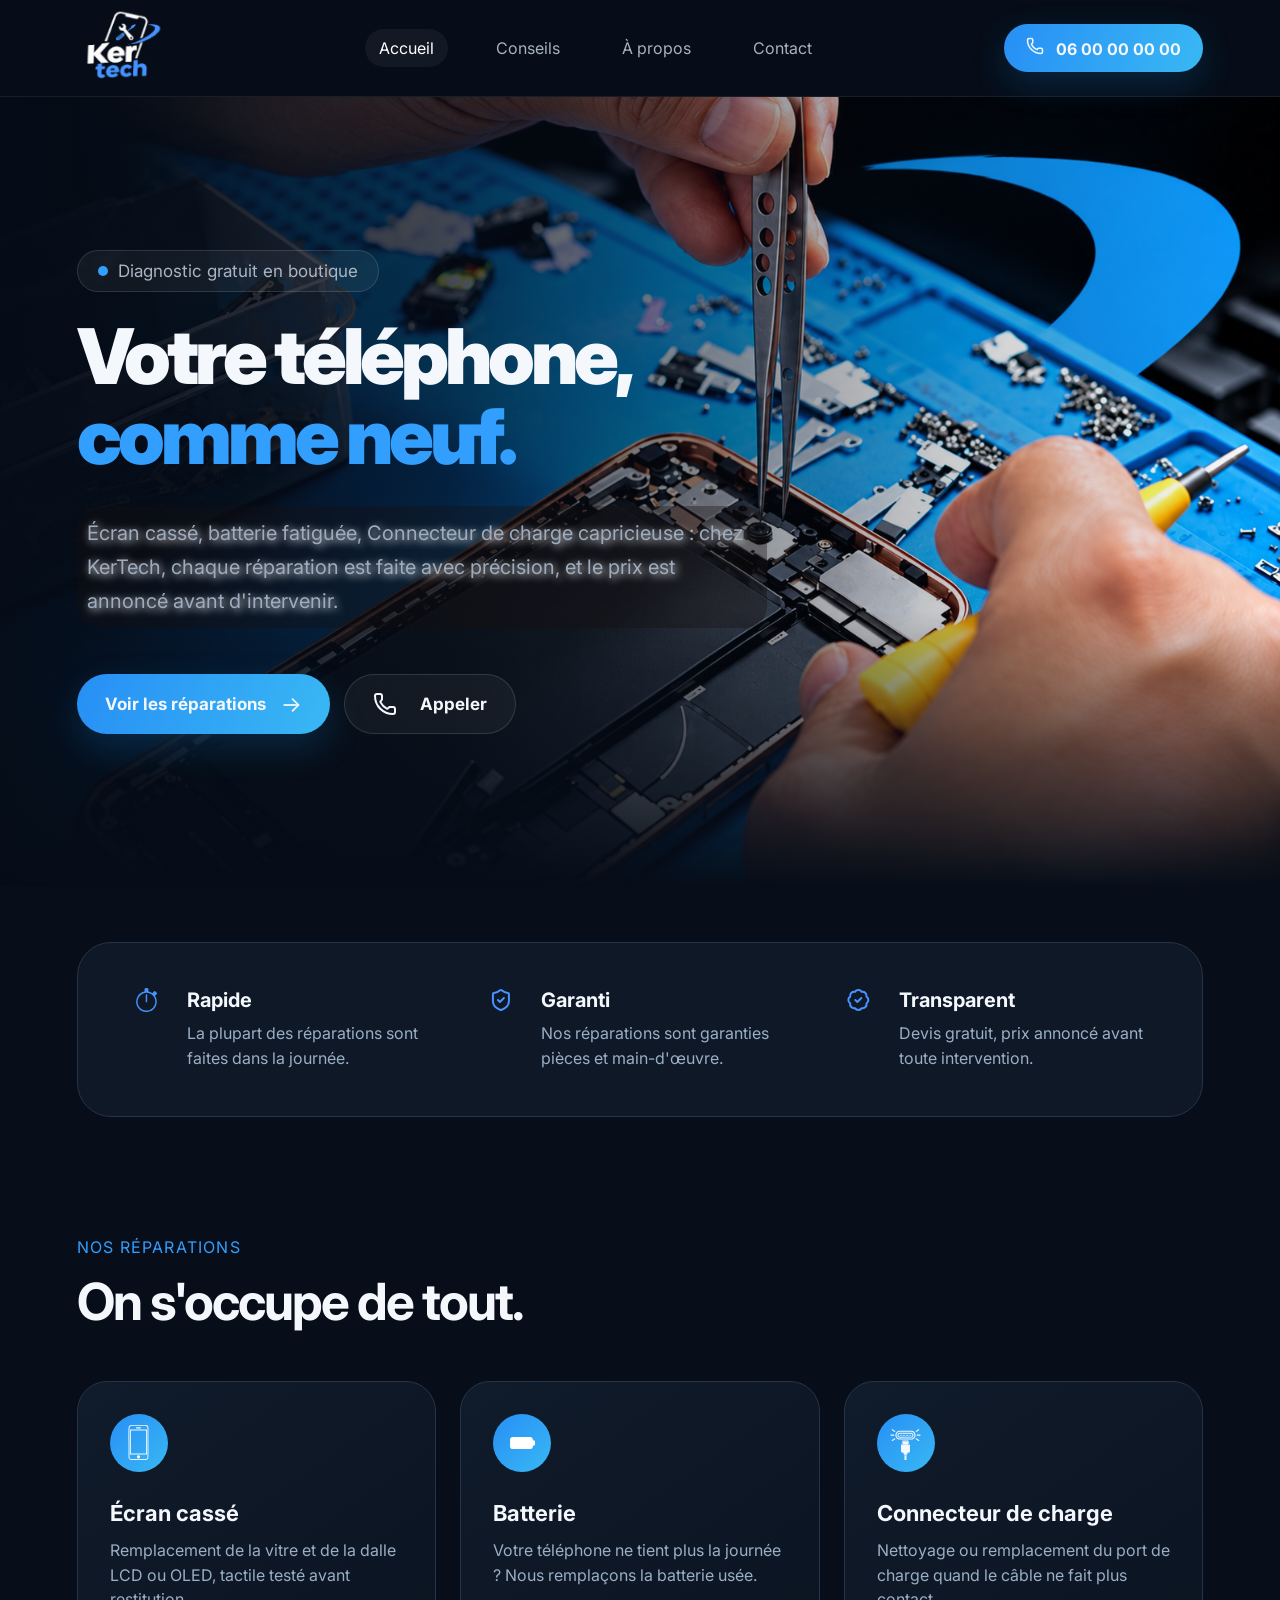
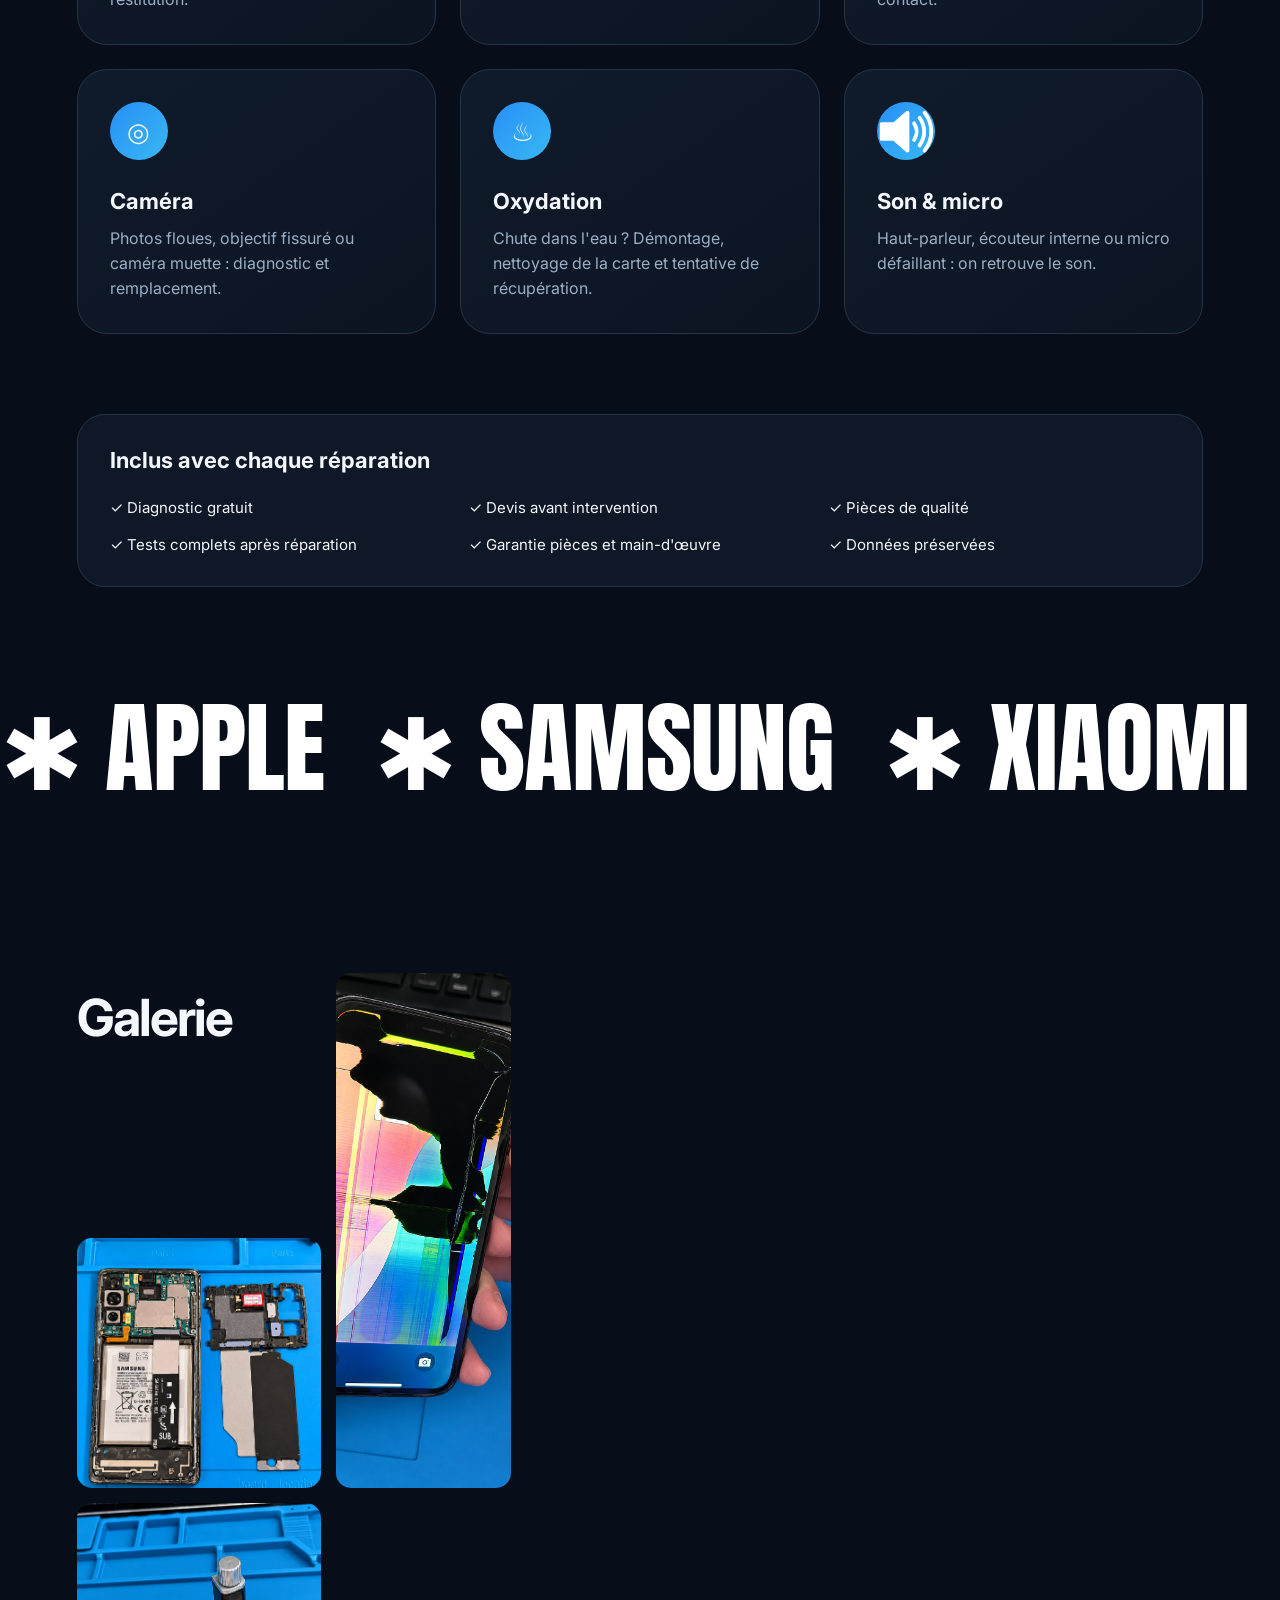
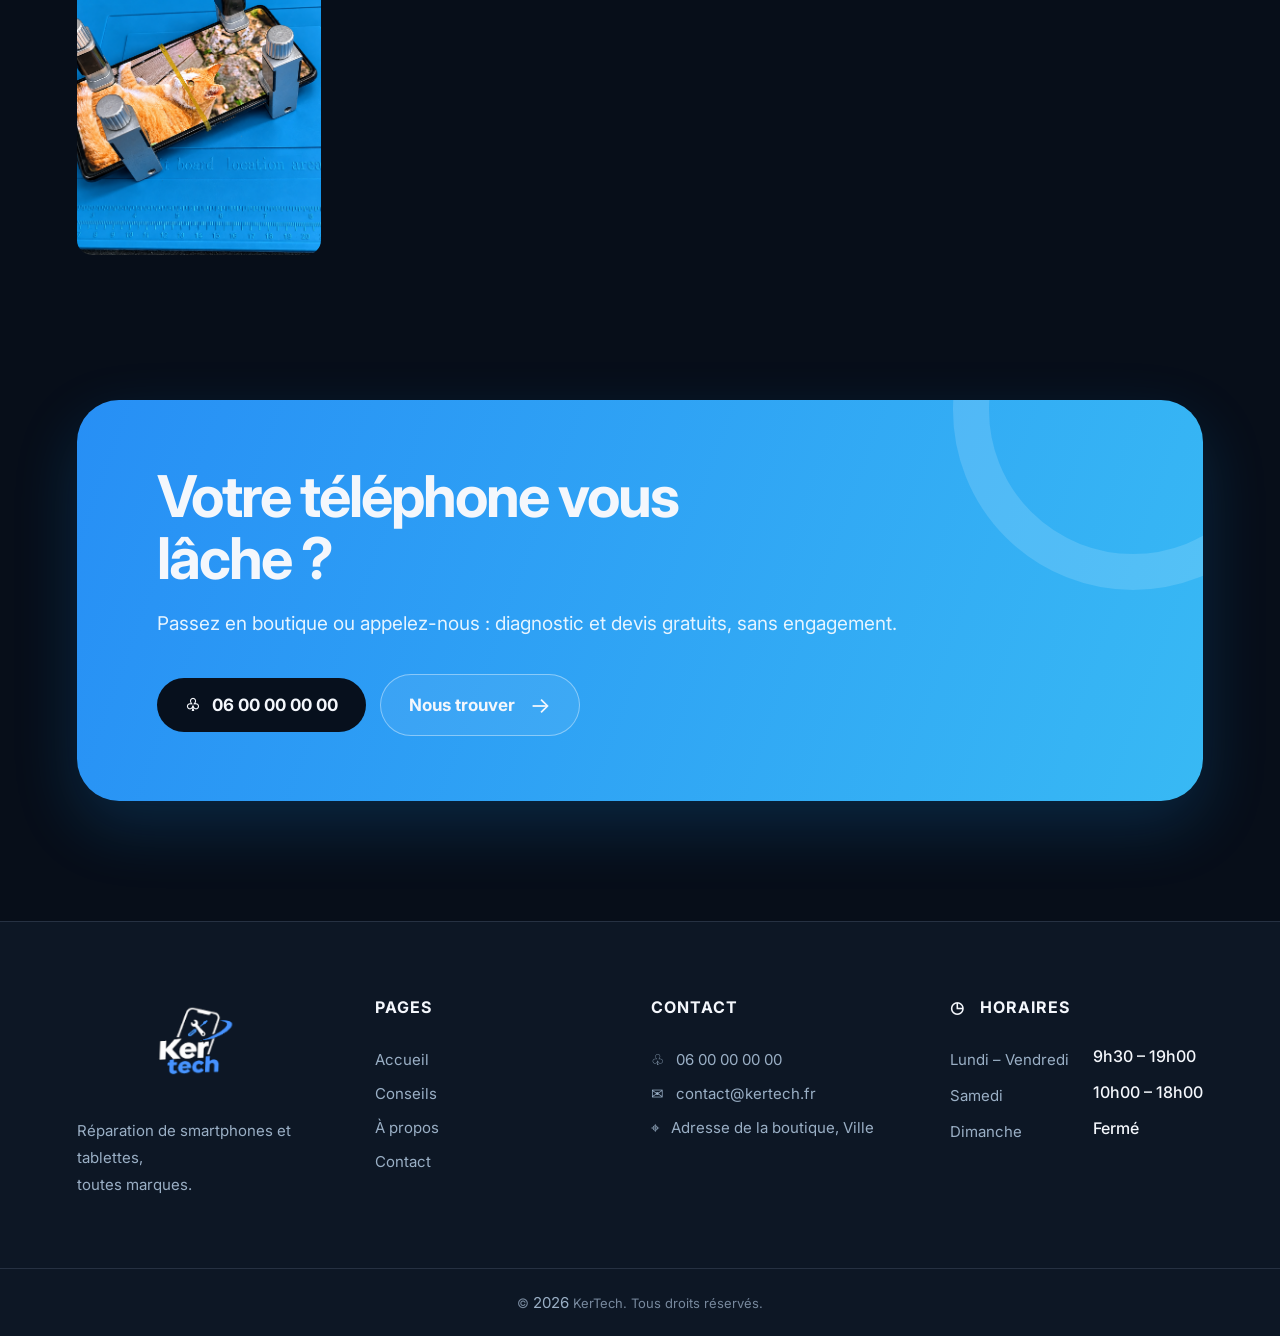
<file: index.html>
<!doctype html>
<html lang="fr">
  <head>
    <meta charset="UTF-8" />
    <meta name="viewport" content="width=device-width, initial-scale=1" />
    <link rel="preconnect" href="https://fonts.googleapis.com" />
    <link rel="preconnect" href="https://fonts.gstatic.com" crossorigin />
    <link
      href="https://fonts.googleapis.com/css2?family=Anton&display=swap"
      rel="stylesheet"
    />
    <meta
      name="description"
      content="KerTech, réparation de smartphones et tablettes toutes marques. Diagnostic et devis gratuits."
    />
    <title>Accueil | KerTech</title>
    <link rel="preconnect" href="https://fonts.googleapis.com" />
    <link rel="preconnect" href="https://fonts.gstatic.com" crossorigin />
    <link
      href="https://fonts.googleapis.com/css2?family=Inter:wght@400;500;600;700;800;900&display=swap"
      rel="stylesheet"
    />
    <link rel="stylesheet" href="css/style.css" />
  </head>
  <body>
    <header class="header">
      <div class="nav-wrap">
        <a class="logo" href="index.html"
          ><img src="assets/logo-kertech.png" alt="KerTech"
        /></a>
        <button
          class="menu-toggle"
          aria-label="Ouvrir le menu"
          aria-expanded="false"
        >
          <span></span><span></span><span></span>
        </button>
        <nav class="nav">
          <a class="active" href="index.html">Accueil</a
          ><a class="" href="conseils.html">Conseils</a
          ><a class="" href="apropos.html">À propos</a
          ><a class="" href="contact.html">Contact</a>
        </nav>
        <a class="phone" href="tel:0600000000">
          <svg
            xmlns="http://www.w3.org/2000/svg"
            width="18"
            height="18"
            viewBox="0 0 24 24"
            fill="none"
            stroke="currentColor"
            stroke-width="2"
            stroke-linecap="round"
            stroke-linejoin="round"
          >
            <path
              d="M13.832 16.568a1 1 0 0 0 1.213-.303l.355-.465A2 2 0 0 1 17 15h3a2 2 0 0 1 2 2v3a2 2 0 0 1-2 2A18 18 0 0 1 2 4a2 2 0 0 1 2-2h3a2 2 0 0 1 2 2v3a2 2 0 0 1-.8 1.6l-.468.351a1 1 0 0 0-.292 1.233 14 14 0 0 0 6.392 6.384"
            ></path>
          </svg>
          &nbsp; 06 00 00 00 00</a
        >
      </div>
    </header>
    <main>
      <section class="hero">
        <div class="hero-bg"></div>
        <div class="container hero-inner">
          <div class="eyebrow"><i></i> Diagnostic gratuit en boutique</div>
          <h1>Votre téléphone,<br /><span>comme neuf.</span></h1>
          <p>
            Écran cassé, batterie fatiguée, Connecteur de charge capricieuse :
            chez KerTech, chaque réparation est faite avec précision, et le prix
            est annoncé avant d'intervenir.
          </p>
          <div class="actions">
            <a class="btn primary" href="#reparation"
              >Voir les réparations <b>→</b></a
            ><a class="btn glass" href="tel:0600000000">
              <svg
                xmlns="http://www.w3.org/2000/svg"
                width="24"
                height="24"
                viewBox="0 0 24 24"
                fill="none"
                stroke="currentColor"
                stroke-width="2"
                stroke-linecap="round"
                stroke-linejoin="round"
              >
                <path
                  d="M13.832 16.568a1 1 0 0 0 1.213-.303l.355-.465A2 2 0 0 1 17 15h3a2 2 0 0 1 2 2v3a2 2 0 0 1-2 2A18 18 0 0 1 2 4a2 2 0 0 1 2-2h3a2 2 0 0 1 2 2v3a2 2 0 0 1-.8 1.6l-.468.351a1 1 0 0 0-.292 1.233 14 14 0 0 0 6.392 6.384"
                ></path>
              </svg>
              &nbsp; Appeler</a
            >
          </div>
        </div>
      </section>
      <section class="container trust">
        <article>
          <svg
            class="svg-1"
            xmlns="http://www.w3.org/2000/svg"
            width="24"
            height="24"
            viewBox="0 0 1120 1280"
            fill="currentColor"
          >
            <g transform="translate(0,1280) scale(0.1,-0.1)" stroke="none">
              <path
                d="M5355 12793 c-270 -32 -523 -99 -772 -204 l-103 -43 0 -817 0 -818 -77 -16 c-289 -60 -670 -174 -923 -275 -1173 -466 -2160 -1332 -2780 -2435 -846 -1507 -929 -3354 -220 -4925 538 -1192 1463 -2144 2636 -2711 607 -295 1232 -466 1929 -531 210 -19 758 -16 970 6 640 65 1196 213 1755 466 967 438 1802 1163 2377 2065 436 684 719 1467 817 2265 42 335 53 805 27 1105 -52 595 -185 1156 -397 1670 -118 286 -336 696 -493 929 l-53 79 576 576 577 577 -36 89 c-128 316 -317 619 -504 806 -197 196 -461 365 -790 503 l-114 48 -577 -577 -577 -577 -129 84 c-559 364 -1226 635 -1886 768 l-58 11 0 815 0 814 -42 21 c-185 95 -576 205 -807 229 -97 9 -260 11 -326 3z m430 -2563 c535 -34 1010 -142 1500 -340 1187 -481 2134 -1435 2617 -2635 415 -1031 445 -2224 83 -3275 -240 -699 -619 -1306 -1140 -1825 -1098 -1095 -2639 -1581 -4165 -1314 -1197 209 -2287 893 -3008 1886 -707 973 -1013 2162 -866 3363 98 803 409 1576 899 2235 447 602 1048 1103 1717 1430 738 362 1556 526 2363 475z"
              />
              <path
                d="M5393 9456 c-104 -34 -194 -114 -241 -214 l-27 -57 -3 -1865 c-2 -1839 -2 -1866 18 -1930 67 -220 316 -329 526 -231 110 51 187 149 213 269 16 75 16 3658 0 3734 -25 120 -104 219 -217 275 -45 22 -72 28 -141 30 -54 2 -102 -2 -128 -11z"
              />
            </g>
          </svg>
          <div>
            <h3>Rapide</h3>
            <p>La plupart des réparations sont faites dans la journée.</p>
          </div>
        </article>
        <article>
          <svg
            class="svg-1"
            xmlns="http://www.w3.org/2000/svg"
            width="24"
            height="24"
            viewBox="0 0 24 24"
            fill="none"
            stroke="currentColor"
            stroke-width="2"
            stroke-linecap="round"
            stroke-linejoin="round"
          >
            <path
              d="M20 13c0 5-3.5 7.5-7.66 8.95a1 1 0 0 1-.67-.01C7.5 20.5 4 18 4 13V6a1 1 0 0 1 1-1c2 0 4.5-1.2 6.24-2.72a1.17 1.17 0 0 1 1.52 0C14.51 3.81 17 5 19 5a1 1 0 0 1 1 1z"
            ></path>

            <path d="m9 12 2 2 4-4"></path>
          </svg>
          <div>
            <h3>Garanti</h3>
            <p>Nos réparations sont garanties pièces et main-d'œuvre.</p>
          </div>
        </article>
        <article>
          <svg
            class="svg-1"
            xmlns="http://www.w3.org/2000/svg"
            width="24"
            height="24"
            viewBox="0 0 24 24"
            fill="none"
            stroke="currentColor"
            stroke-width="2"
            stroke-linecap="round"
            stroke-linejoin="round"
          >
            <path
              d="M3.85 8.62a4 4 0 0 1 4.78-4.77 4 4 0 0 1 6.74 0 4 4 0 0 1 4.78 4.78 4 4 0 0 1 0 6.74 4 4 0 0 1-4.77 4.78 4 4 0 0 1-6.75 0 4 4 0 0 1-4.78-4.77 4 4 0 0 1 0-6.76Z"
            ></path>

            <path d="m9 12 2 2 4-4"></path>
          </svg>
          <div>
            <h3>Transparent</h3>
            <p>Devis gratuit, prix annoncé avant toute intervention.</p>
          </div>
        </article>
      </section>
      <section class="section container">
        <div class="section-title">
          <div id="reparation">
            <label>NOS RÉPARATIONS</label>
            <h2>On s'occupe de tout.</h2>
          </div>
        </div>
        <div class="repair-grid">
          <article class="repair-card">
            <i>
              <svg
                xmlns="http://www.w3.org/2000/svg"
                width="35"
                height="35"
                viewBox="0 0 729 1280"
                fill="currentColor"
              >
                <g transform="translate(0,1280) scale(0.1,-0.1)" stroke="none">
                  <path
                    d="M862 12784 c-413 -69 -737 -377 -839 -796 -17 -69 -18 -337 -21 -5543 -2 -4886 -1 -5481 13 -5569 67 -427 383 -762 808 -853 77 -17 234 -18 2822 -18 2588 0 2745 1 2822 18 422 91 739 423 808 848 13 83 15 700 15 5529 0 4829 -2 5446 -15 5529 -68 420 -374 745 -797 848 -69 16 -226 18 -2803 19 -2302 2 -2743 0 -2813 -12z m5538 -318 c264 -89 445 -278 513 -536 l22 -85 0 -5445 0 -5445 -22 -85 c-69 -261 -258 -456 -518 -537 -58 -17 -168 -18 -2750 -18 -2582 0 -2692 1 -2750 18 -257 80 -445 272 -518 532 l-22 80 -3 5385 c-2 3625 1 5417 8 5482 30 287 190 509 448 622 132 58 -41 55 2862 53 2580 -2 2677 -3 2730 -21z"
                  />

                  <path
                    d="M2915 11961 c-209 -52 -244 -330 -54 -425 l53 -26 731 0 731 0 53 26 c63 32 105 86 120 152 22 106 -27 204 -129 258 -33 18 -73 19 -755 21 -396 1 -733 -2 -750 -6z"
                  />

                  <path
                    d="M542 6588 l3 -4543 3100 0 3100 0 3 4543 2 4542 -3105 0 -3105 0 2 -4542z m5888 0 l0 -4178 -2785 0 -2785 0 0 4178 0 4177 2785 0 2785 0 0 -4177z"
                  />

                  <path
                    d="M3480 1707 c-201 -60 -361 -234 -405 -442 -27 -128 -11 -244 50 -374 46 -97 161 -214 255 -259 173 -84 357 -84 530 0 94 45 209 162 255 259 38 81 65 187 65 259 0 191 -122 401 -289 500 -136 80 -310 101 -461 57z"
                  />
                </g>
              </svg>
            </i>
            <h3>Écran cassé</h3>
            <p>
              Remplacement de la vitre et de la dalle LCD ou OLED, tactile testé
              avant restitution.
            </p>
          </article>
          <article class="repair-card">
            <i>
              <svg
                xmlns="http://www.w3.org/2000/svg"
                width="30"
                height="30"
                viewBox="0 0 1536 1024"
              >
                <path
                  d="M 160 310 L 157 351 L 157 698 L 160 722 L 168 746 L 177 763 L 188 778 L 202 792 L 220 805 L 238 814 L 257 820 L 288 824 L 1195 824 L 1220 821 L 1247 812 L 1265 802 L 1277 793 L 1297 772 L 1305 760 L 1317 733 L 1322 710 L 1323 695 L 1325 694 L 1326 683 L 1328 680 L 1327 677 L 1331 671 L 1332 665 L 1340 658 L 1340 656 L 1342 656 L 1341 655 L 1344 651 L 1357 644 L 1360 644 L 1363 641 L 1390 639 L 1406 633 L 1417 625 L 1425 616 L 1433 598 L 1435 566 L 1434 429 L 1428 411 L 1422 402 L 1407 389 L 1388 382 L 1363 381 L 1362 378 L 1361 379 L 1358 376 L 1353 375 L 1348 371 L 1347 372 L 1341 367 L 1331 355 L 1332 354 L 1327 345 L 1328 342 L 1326 341 L 1327 339 L 1322 327 L 1320 311 L 1314 291 L 1297 261 L 1279 242 L 1266 232 L 1243 220 L 1220 213 L 1206 211 L 274 211 L 252 215 L 235 221 L 219 229 L 201 242 L 187 256 L 176 271 L 168 286 Z"
                  fill="#FFFFFF"
                />
              </svg>
            </i>
            <h3>Batterie</h3>
            <p>
              Votre téléphone ne tient plus la journée ? Nous remplaçons la
              batterie usée.
            </p>
          </article>
          <article class="repair-card">
            <i>
              <svg
                xmlns="http://www.w3.org/2000/svg"
                width="35"
                height="35"
                viewBox="0 0 1254 1254"
                fill="currentColor"
                fill-rule="evenodd"
              >
                <path
                  d="M 590 1081 L 590 1253 L 663 1253 L 663 1082 Z M 770 693 L 765 703 L 756 711 L 745 717 L 733 720 L 518 720 L 504 716 L 497 712 L 486 702 L 482 694 L 471 707 L 468 714 L 466 726 L 466 935 L 469 951 L 474 962 L 481 972 L 488 979 L 502 988 L 520 993 L 560 994 L 560 1048 L 563 1057 L 569 1063 L 576 1066 L 680 1065 L 689 1058 L 693 1049 L 693 994 L 733 993 L 749 989 L 763 981 L 778 964 L 785 947 L 787 927 L 786 719 L 782 707 L 776 698 Z M 538 600 L 537 705 L 716 705 L 717 611 L 715 600 L 711 596 L 707 594 L 546 594 Z M 502 587 L 499 602 L 499 680 L 492 685 L 492 688 L 496 695 L 508 704 L 523 707 L 524 597 L 528 590 L 534 584 L 545 581 L 705 581 L 717 583 L 725 590 L 729 598 L 730 707 L 738 706 L 747 702 L 756 694 L 760 687 L 760 685 L 754 680 L 754 600 L 752 589 L 744 575 L 735 566 L 727 562 L 716 559 L 537 559 L 518 566 L 508 576 Z M 262 485 L 255 478 L 250 476 L 240 476 L 229 482 L 141 539 L 136 545 L 133 553 L 133 558 L 136 565 L 142 571 L 150 574 L 158 573 L 164 570 L 258 509 L 262 504 L 264 496 Z M 992 483 L 990 489 L 990 496 L 993 503 L 999 509 L 1091 570 L 1097 573 L 1107 573 L 1112 571 L 1120 562 L 1121 550 L 1114 539 L 1015 474 L 1003 474 L 997 477 Z M 1023 361 L 1024 369 L 1028 376 L 1040 382 L 1151 382 L 1159 379 L 1164 374 L 1167 366 L 1165 354 L 1160 348 L 1151 344 L 1039 344 L 1031 347 L 1024 356 Z M 86 361 L 87 369 L 91 376 L 96 380 L 103 382 L 213 382 L 223 378 L 229 369 L 228 354 L 223 348 L 214 344 L 101 344 L 90 351 Z M 981 332 L 977 315 L 968 291 L 960 276 L 943 253 L 926 237 L 912 227 L 895 218 L 868 209 L 855 207 L 753 206 L 397 207 L 372 212 L 342 225 L 319 242 L 302 260 L 289 279 L 279 299 L 274 313 L 267 349 L 267 380 L 270 401 L 276 423 L 289 450 L 303 470 L 324 491 L 340 502 L 360 512 L 380 518 L 397 521 L 852 521 L 878 516 L 907 504 L 930 488 L 953 463 L 970 433 L 980 402 L 983 381 L 983 347 Z M 306 350 L 309 333 L 314 317 L 324 297 L 335 282 L 349 268 L 361 259 L 379 250 L 397 245 L 846 244 L 869 249 L 893 261 L 901 267 L 924 292 L 936 315 L 943 338 L 945 351 L 945 380 L 942 396 L 935 417 L 926 434 L 916 447 L 903 460 L 891 469 L 876 477 L 857 483 L 399 484 L 377 478 L 358 468 L 341 454 L 324 433 L 313 410 L 306 382 Z M 341 352 L 341 382 L 344 396 L 352 414 L 360 425 L 371 436 L 389 447 L 402 451 L 417 453 L 844 452 L 861 447 L 871 442 L 881 435 L 891 425 L 903 406 L 910 381 L 910 353 L 908 342 L 904 329 L 894 311 L 874 292 L 860 285 L 840 280 L 409 280 L 388 286 L 373 295 L 360 307 L 347 329 Z M 376 357 L 381 342 L 387 333 L 394 326 L 407 319 L 417 317 L 835 317 L 851 322 L 858 327 L 867 337 L 874 353 L 875 374 L 872 387 L 866 399 L 861 405 L 850 414 L 836 419 L 416 419 L 401 414 L 394 409 L 384 398 L 379 388 L 376 377 Z M 803 346 L 799 348 L 795 354 L 795 386 L 800 392 L 809 394 L 814 392 L 819 386 L 819 353 L 814 347 Z M 759 346 L 749 347 L 743 355 L 743 384 L 747 391 L 755 394 L 765 390 L 768 385 L 768 355 L 766 351 Z M 699 346 L 694 349 L 691 355 L 691 385 L 693 389 L 698 393 L 708 393 L 713 390 L 716 383 L 716 356 L 714 351 L 710 347 Z M 647 346 L 643 348 L 639 355 L 639 385 L 642 390 L 646 393 L 656 393 L 663 386 L 664 358 L 659 348 L 655 346 Z M 595 346 L 588 352 L 587 355 L 587 385 L 592 392 L 600 394 L 605 393 L 611 387 L 612 357 L 610 351 L 606 347 Z M 543 346 L 539 348 L 535 354 L 535 386 L 540 392 L 549 394 L 554 392 L 558 388 L 560 383 L 560 357 L 558 351 L 554 347 Z M 492 346 L 487 349 L 484 354 L 484 385 L 486 389 L 491 393 L 501 393 L 507 388 L 509 383 L 509 357 L 507 351 L 500 346 Z M 449 346 L 441 346 L 437 348 L 433 355 L 433 386 L 438 392 L 444 394 L 452 392 L 457 385 L 457 354 Z M 1118 157 L 1113 152 L 1106 149 L 1097 149 L 1087 154 L 1001 214 L 994 226 L 994 235 L 997 241 L 1007 248 L 1019 248 L 1108 187 L 1118 178 L 1121 171 L 1121 164 Z M 135 157 L 132 164 L 133 175 L 136 180 L 146 188 L 233 247 L 245 248 L 255 242 L 259 234 L 259 225 L 254 215 L 159 150 L 146 149 L 140 152 Z"
                />
              </svg>
            </i>
            <h3>Connecteur de charge</h3>
            <p>
              Nettoyage ou remplacement du port de charge quand le câble ne fait
              plus contact.
            </p>
          </article>
          <article class="repair-card">
            <i>◎</i>
            <h3>Caméra</h3>
            <p>
              Photos floues, objectif fissuré ou caméra muette : diagnostic et
              remplacement.
            </p>
          </article>
          <article class="repair-card">
            <i>♨</i>
            <h3>Oxydation</h3>
            <p>
              Chute dans l'eau ? Démontage, nettoyage de la carte et tentative
              de récupération.
            </p>
          </article>
          <article class="repair-card">
            <i>
              <svg xmlns="http://www.w3.org/2000/svg" viewBox="0 0 75 75">
                <path
                  d="M39.389,13.769 L22.235,28.606 L6,28.606 L6,47.699 L21.989,47.699 L39.389,62.75 L39.389,13.769z"
                  style="
                    stroke: #ffffff;
                    stroke-width: 5;
                    stroke-linejoin: round;
                    fill: #ffffff;
                  "
                />

                <path
                  d="M48,27.6a19.5,19.5 0 0 1 0,21.4M55.1,20.5a30,30 0 0 1 0,35.6M61.6,14a38.8,38.8 0 0 1 0,48.6"
                  style="
                    fill: none;
                    stroke: #ffffff;
                    stroke-width: 5;
                    stroke-linecap: round;
                  "
                />
              </svg>
            </i>
            <h3>Son & micro</h3>
            <p>
              Haut-parleur, écouteur interne ou micro défaillant : on retrouve
              le son.
            </p>
          </article>
        </div>
      </section>
      <section class="container included">
        <h2>Inclus avec chaque réparation</h2>
        <div>
          <span>✓ Diagnostic gratuit</span
          ><span>✓ Devis avant intervention</span
          ><span>✓ Pièces de qualité</span
          ><span>✓ Tests complets après réparation</span
          ><span>✓ Garantie pièces et main-d'œuvre</span
          ><span>✓ Données préservées</span>
        </div>
      </section>

      <section class="marquee">
        <div class="marquee-track">
          <div class="marquee-group">
            <span>✱ Apple</span>
            <span>✱ Samsung</span>
            <span>✱ Xiaomi</span>
            <span>✱ Huawei</span>
            <span>✱ Google</span>
            <span>✱ Oppo</span>
            <span>✱ OnePlus</span>
            <span>✱ Honor</span>
            <span>✱ Realme</span>
            <span>✱ Motorola</span>
          </div>

          <div class="marquee-group" aria-hidden="true">
            <span>✱ Apple</span>
            <span>✱ Samsung</span>
            <span>✱ Xiaomi</span>
            <span>✱ Huawei</span>
            <span>✱ Google</span>
            <span>✱ Oppo</span>
            <span>✱ OnePlus</span>
            <span>✱ Honor</span>
            <span>✱ Realme</span>
            <span>✱ Motorola</span>
          </div>

          <div class="marquee-group" aria-hidden="true">
            <span>✱ Apple</span>
            <span>✱ Samsung</span>
            <span>✱ Xiaomi</span>
            <span>✱ Huawei</span>
            <span>✱ Google</span>
            <span>✱ Oppo</span>
            <span>✱ OnePlus</span>
            <span>✱ Honor</span>
            <span>✱ Realme</span>
            <span>✱ Motorola</span>
          </div>

          <div class="marquee-group" aria-hidden="true">
            <span>✱ Apple</span>
            <span>✱ Samsung</span>
            <span>✱ Xiaomi</span>
            <span>✱ Huawei</span>
            <span>✱ Google</span>
            <span>✱ Oppo</span>
            <span>✱ OnePlus</span>
            <span>✱ Honor</span>
            <span>✱ Realme</span>
            <span>✱ Motorola</span>
          </div>
        </div>
      </section>

      <!-- <section class="brand-band">
        <div class="container brands">
          <span>Toutes marques :</span><b>Apple</b><b>Samsung</b><b>Xiaomi</b
          ><b>Huawei</b><b>Google</b><b>Oppo</b><b>OnePlus</b>
        </div>
      </section> -->
      <section class="section container process">
        <div class="home-work-gallery">
          <h2>Galerie</h2>

          <figure class="home-work-main">
            <img src="assets/galerie1.png" alt="Réparation écran" />
            <figcaption>Remplacement d'écran <span>01</span></figcaption>
          </figure>

          <figure>
            <img src="assets/s20ouvert.png" alt="Équipement professionnel" />
            <figcaption>Équipement professionnel <span>02</span></figcaption>
          </figure>

          <figure>
            <img src="assets/s20fini.png" alt="Finition soignée" />
            <figcaption>Finition soignée <span>03</span></figcaption>
          </figure>
        </div>
      </section>


      
      <section class="container cta">
        <div>
          <h2>Votre téléphone vous<br />lâche ?</h2>
          <p>
            Passez en boutique ou appelez-nous : diagnostic et devis gratuits,
            sans engagement.
          </p>
          <div class="actions">
            <a class="btn dark" href="tel:0600000000">♧ &nbsp; 06 00 00 00 00</a
            ><a class="btn ghost-light" href="contact.html"
              >Nous trouver <b>→</b></a
            >
          </div>
        </div>
        <div class="orbit"></div>
      </section>
    </main>
    <footer class="footer">
      <div class="container foot-grid">
        <div>
          <a class="logo foot-logo" href="index.html"
            ><img src="assets/logo-kertech.png" alt="KerTech"
          /></a>
          <p>Réparation de smartphones et tablettes,<br />toutes marques.</p>
        </div>
        <div>
          <h3>PAGES</h3>
          <a href="index.html">Accueil</a><a href="conseils.html">Conseils</a
          ><a href="apropos.html">À propos</a><a href="contact.html">Contact</a>
        </div>
        <div>
          <h3>CONTACT</h3>
          <a href="tel:0600000000">♧ &nbsp; 06 00 00 00 00</a
          ><a href="mailto:contact@kertech.fr">✉ &nbsp; contact@kertech.fr</a
          ><span>⌖ &nbsp; Adresse de la boutique, Ville</span>
        </div>
        <div>
          <h3>◷ &nbsp; HORAIRES</h3>
          <div class="hours">
            <span>Lundi – Vendredi</span><b>9h30 – 19h00</b><span>Samedi</span
            ><b>10h00 – 18h00</b><span>Dimanche</span><b>Fermé</b>
          </div>
        </div>
      </div>
      <div class="copyright">
        © <span id="year"></span> KerTech. Tous droits réservés.
      </div>
    </footer>
    <script src="js/script.js"></script>
  </body>
</html>
</file>
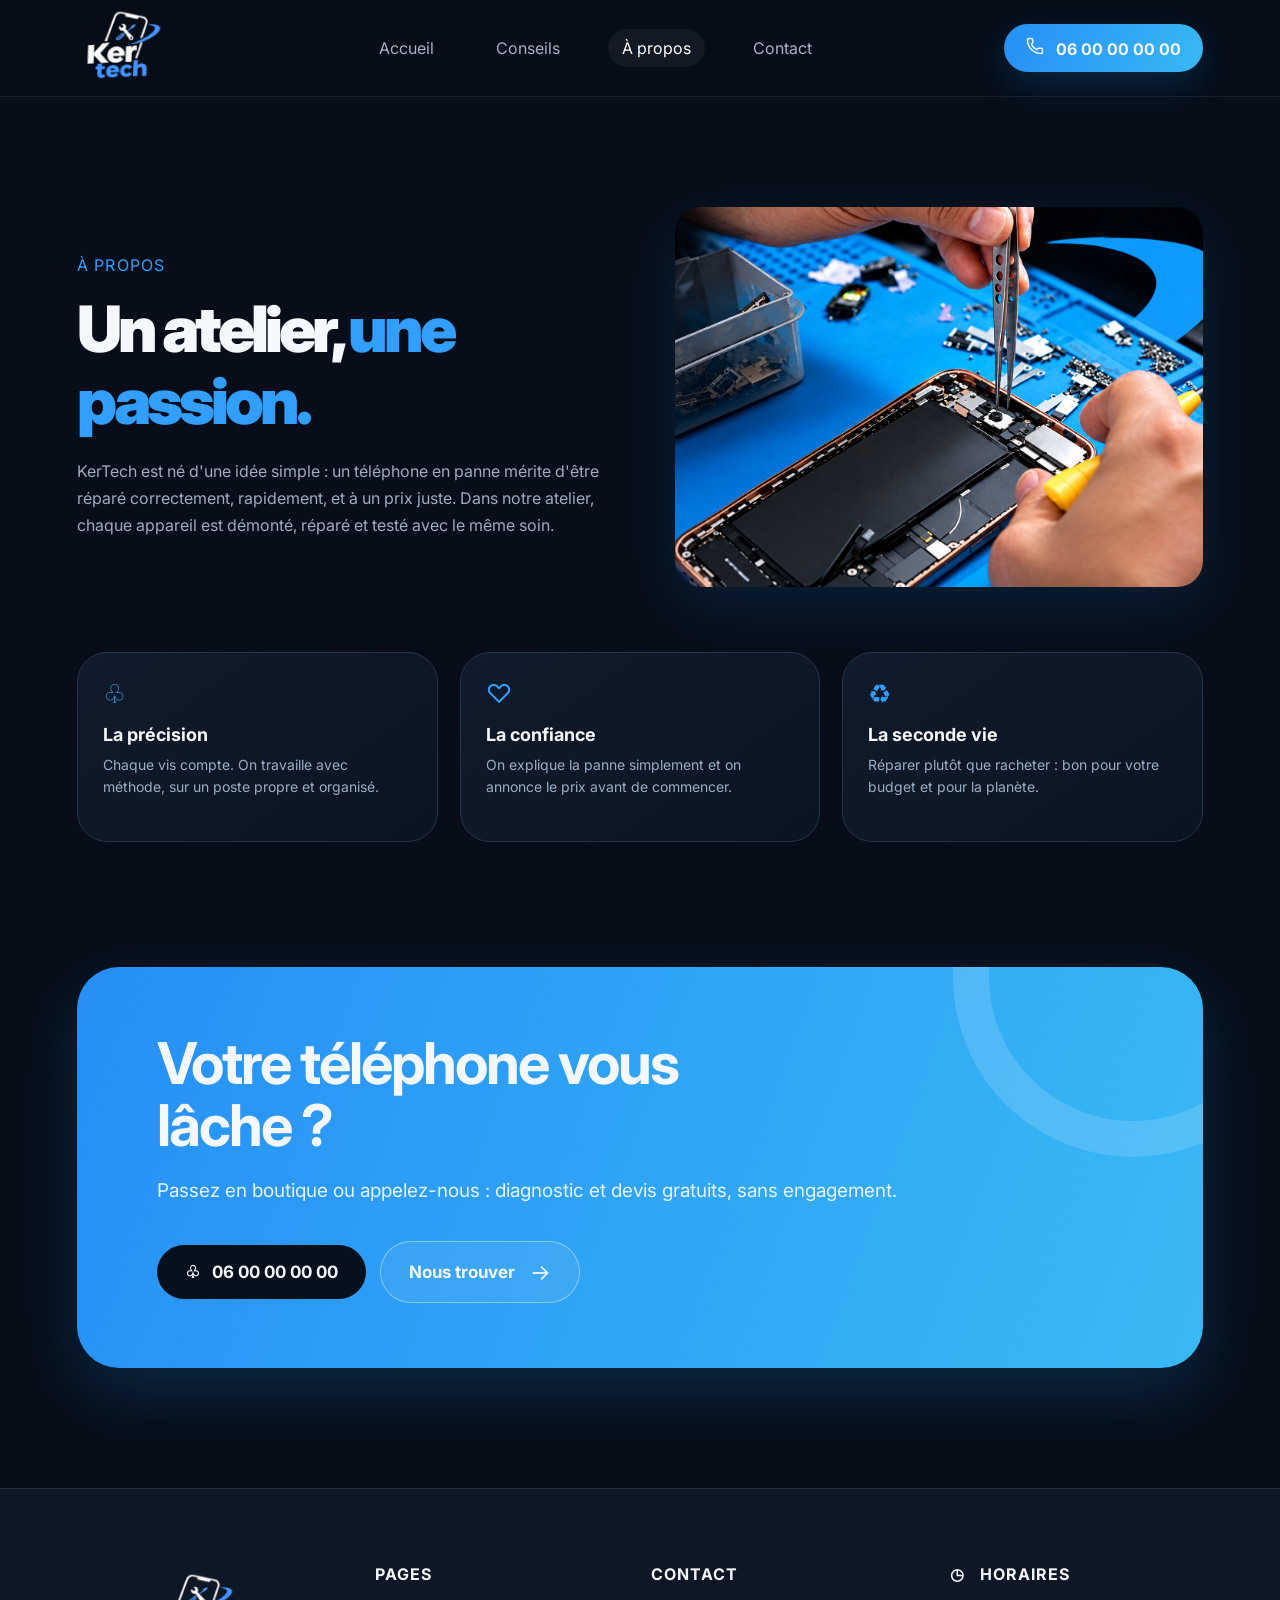
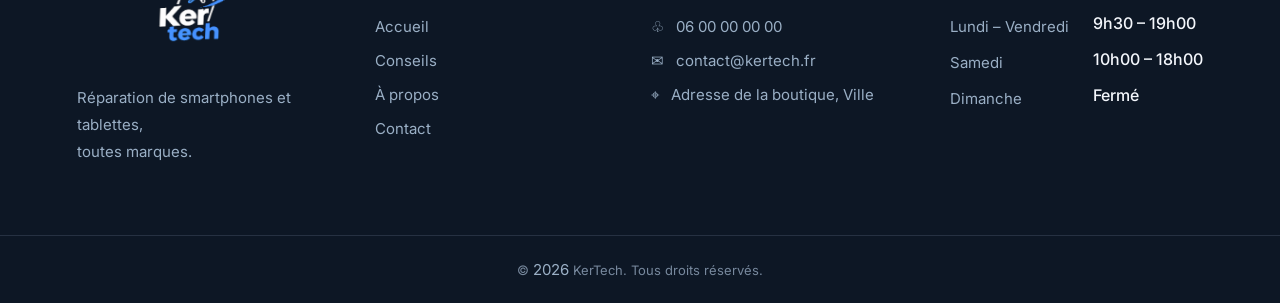
<file: apropos.html>
<!doctype html>
<html lang="fr">
  <head>
    <meta charset="UTF-8" />
    <meta name="viewport" content="width=device-width, initial-scale=1" />
    <meta
      name="description"
      content="KerTech, réparation de smartphones et tablettes toutes marques. Diagnostic et devis gratuits."
    />
    <title>À propos | KerTech</title>
    <link rel="preconnect" href="https://fonts.googleapis.com" />
    <link rel="preconnect" href="https://fonts.gstatic.com" crossorigin />
    <link
      href="https://fonts.googleapis.com/css2?family=Inter:wght@400;500;600;700;800;900&display=swap"
      rel="stylesheet"
    />
    <link rel="stylesheet" href="css/style.css" />
  </head>
  <body>
    <header class="header">
      <div class="nav-wrap">
        <a class="logo" href="index.html"
          ><img src="assets/logo-kertech.png" alt="KerTech"
        /></a>
        <button
          class="menu-toggle"
          aria-label="Ouvrir le menu"
          aria-expanded="false"
        >
          <span></span><span></span><span></span>
        </button>
        <nav class="nav">
          <a class="" href="index.html">Accueil</a
          ><a class="" href="conseils.html">Conseils</a
          ><a class="active" href="apropos.html">À propos</a
          ><a class="" href="contact.html">Contact</a>
        </nav>
        <a class="phone" href="tel:0600000000">
          <svg
            xmlns="http://www.w3.org/2000/svg"
            width="18"
            height="18"
            viewBox="0 0 24 24"
            fill="none"
            stroke="currentColor"
            stroke-width="2"
            stroke-linecap="round"
            stroke-linejoin="round"
          >
            <path
              d="M13.832 16.568a1 1 0 0 0 1.213-.303l.355-.465A2 2 0 0 1 17 15h3a2 2 0 0 1 2 2v3a2 2 0 0 1-2 2A18 18 0 0 1 2 4a2 2 0 0 1 2-2h3a2 2 0 0 1 2 2v3a2 2 0 0 1-.8 1.6l-.468.351a1 1 0 0 0-.292 1.233 14 14 0 0 0 6.392 6.384"
            ></path>
          </svg>
          &nbsp; 06 00 00 00 00</a
        >
      </div>
    </header>
    <main>
      <section class="container about-hero">
        <div>
          <label>À PROPOS</label>
          <h1>
            Un atelier, <span>une<br />passion.</span>
          </h1>
          <p>
            KerTech est né d'une idée simple : un téléphone en panne mérite
            d'être réparé correctement, rapidement, et à un prix juste. Dans
            notre atelier, chaque appareil est démonté, réparé et testé avec le
            même soin.
          </p>
        </div>
        <img
          src="assets/atelieracc.png"
          alt="Réparation minutieuse d'un smartphone"
        />
      </section>
      <section class="container values">
        <article>
          <i>♧</i>
          <h3>La précision</h3>
          <p>
            Chaque vis compte. On travaille avec méthode, sur un poste propre et
            organisé.
          </p>
        </article>
        <article>
          <i>♡</i>
          <h3>La confiance</h3>
          <p>
            On explique la panne simplement et on annonce le prix avant de
            commencer.
          </p>
        </article>
        <article>
          <i>♻</i>
          <h3>La seconde vie</h3>
          <p>
            Réparer plutôt que racheter : bon pour votre budget et pour la
            planète.
          </p>
        </article>
      </section>
      <section class="container cta">
        <div>
          <h2>Votre téléphone vous<br />lâche ?</h2>
          <p>
            Passez en boutique ou appelez-nous : diagnostic et devis gratuits,
            sans engagement.
          </p>
          <div class="actions">
            <a class="btn dark" href="tel:0600000000">♧ &nbsp; 06 00 00 00 00</a
            ><a class="btn ghost-light" href="contact.html"
              >Nous trouver <b>→</b></a
            >
          </div>
        </div>
        <div class="orbit"></div>
      </section>
    </main>
    <footer class="footer">
      <div class="container foot-grid">
        <div>
          <a class="logo foot-logo" href="index.html"
            ><img src="assets/logo-kertech.png" alt="KerTech"
          /></a>
          <p>Réparation de smartphones et tablettes,<br />toutes marques.</p>
        </div>
        <div>
          <h3>PAGES</h3>
          <a href="index.html">Accueil</a><a href="conseils.html">Conseils</a
          ><a href="apropos.html">À propos</a><a href="contact.html">Contact</a>
        </div>
        <div>
          <h3>CONTACT</h3>
          <a href="tel:0600000000">♧ &nbsp; 06 00 00 00 00</a
          ><a href="mailto:contact@kertech.fr">✉ &nbsp; contact@kertech.fr</a
          ><span>⌖ &nbsp; Adresse de la boutique, Ville</span>
        </div>
        <div>
          <h3>◷ &nbsp; HORAIRES</h3>
          <div class="hours">
            <span>Lundi – Vendredi</span><b>9h30 – 19h00</b><span>Samedi</span
            ><b>10h00 – 18h00</b><span>Dimanche</span><b>Fermé</b>
          </div>
        </div>
      </div>
      <div class="copyright">
        © <span id="year"></span> KerTech. Tous droits réservés.
      </div>
    </footer>
    <script src="js/script.js"></script>
  </body>
</html>
</file>
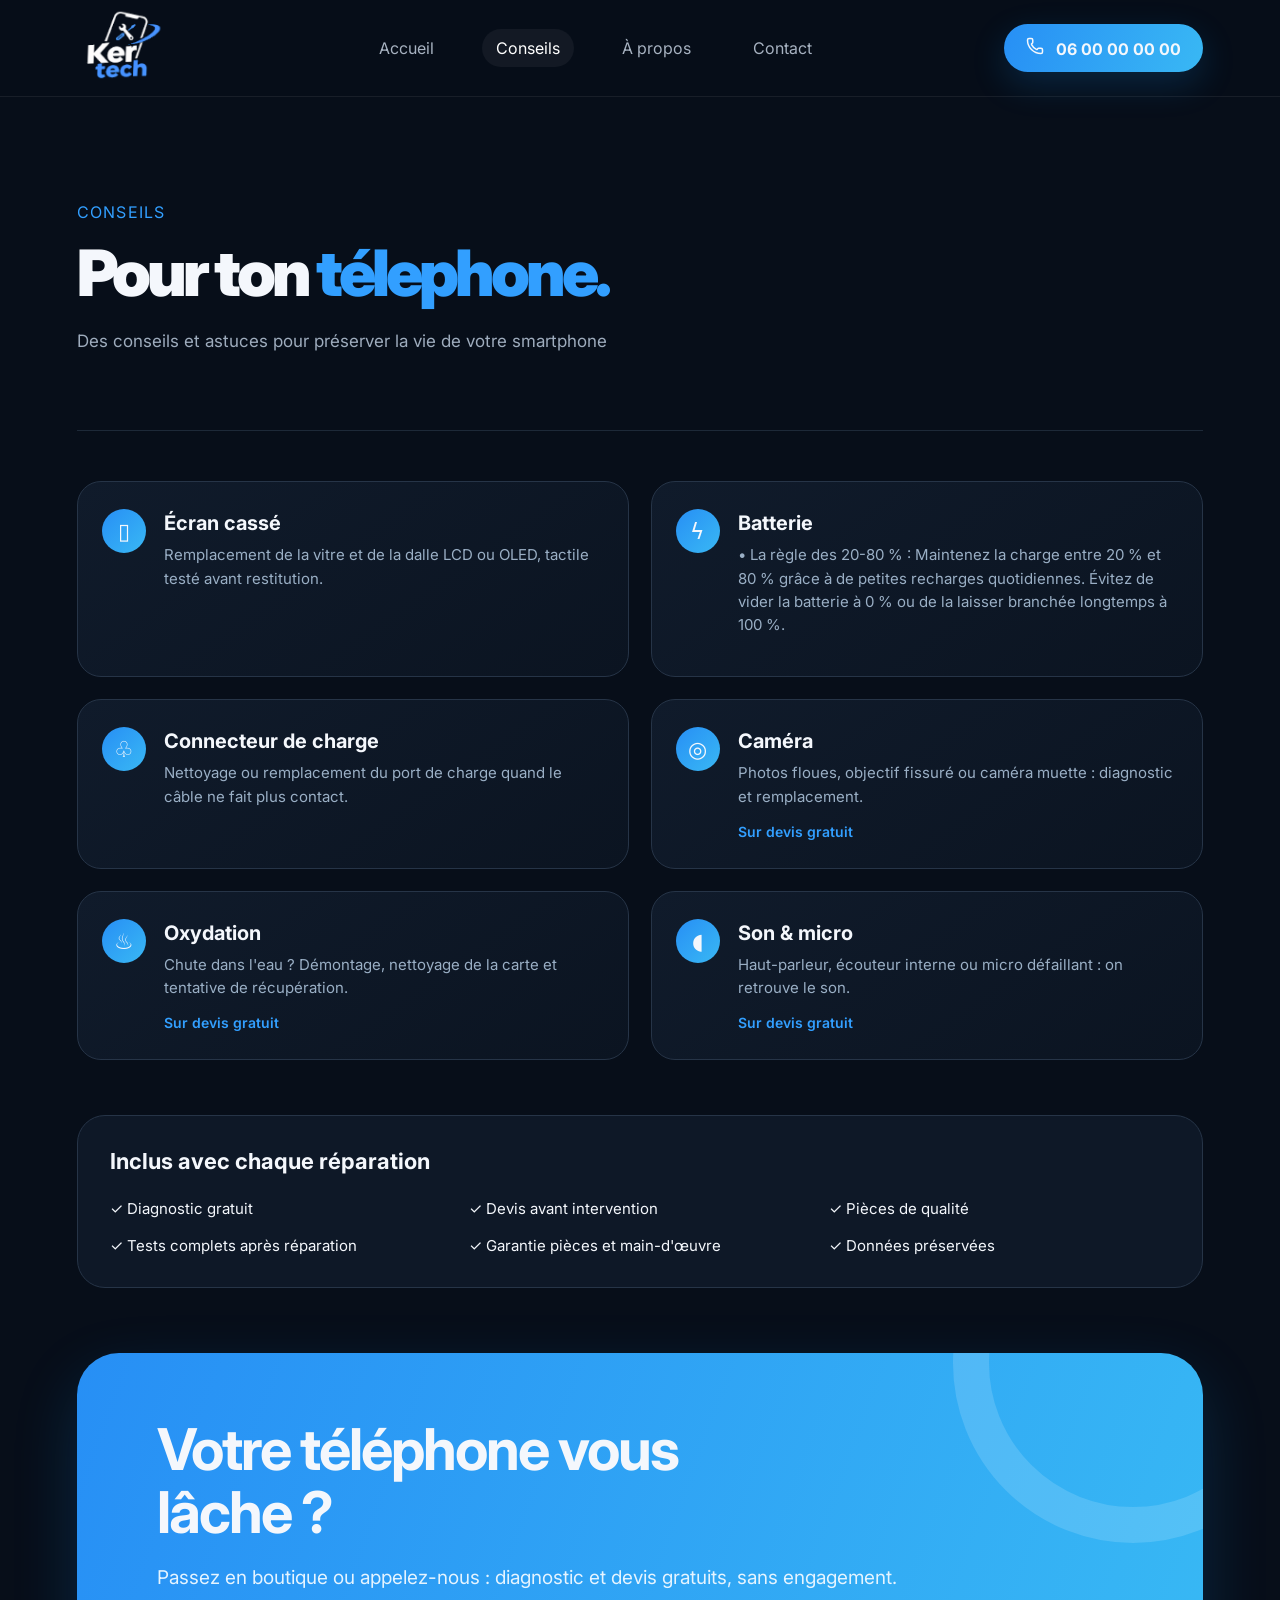
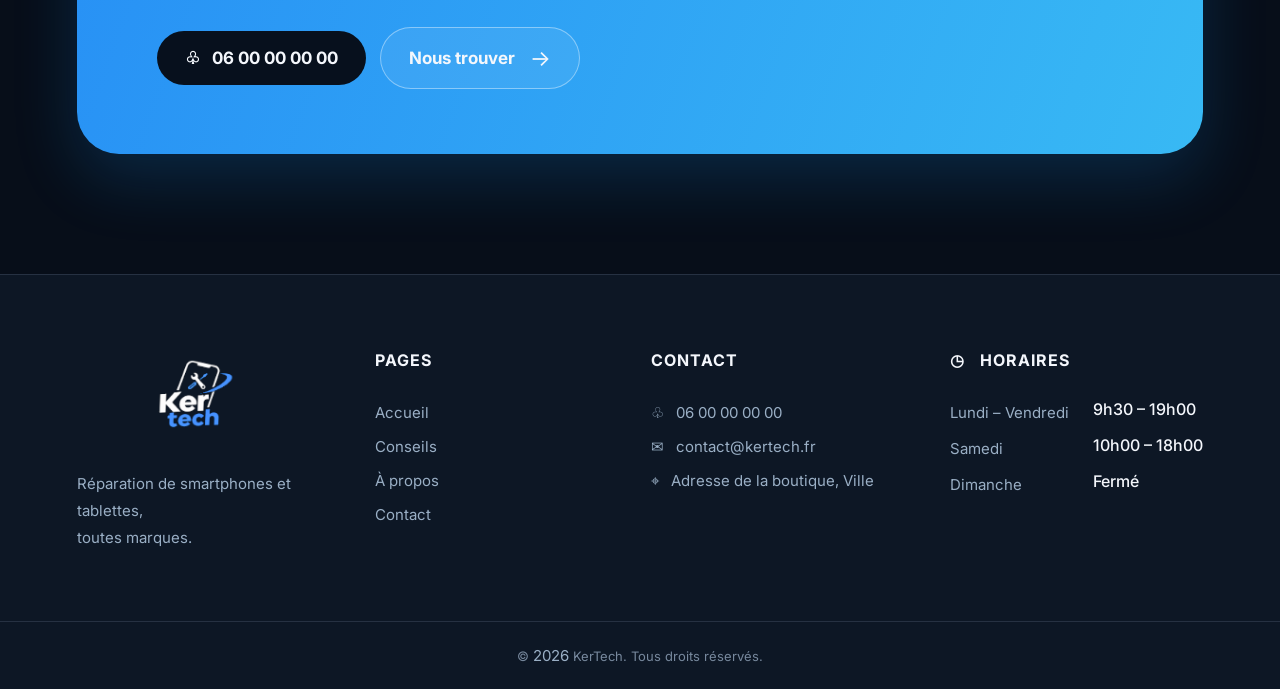
<file: conseils.html>
<!doctype html>
<html lang="fr">
  <head>
    <meta charset="UTF-8" />
    <meta name="viewport" content="width=device-width, initial-scale=1" />
    <meta
      name="description"
      content="KerTech, réparation de smartphones et tablettes toutes marques. Diagnostic et devis gratuits."
    />
    <title>Conseils | KerTech</title>
    <link rel="preconnect" href="https://fonts.googleapis.com" />
    <link rel="preconnect" href="https://fonts.gstatic.com" crossorigin />
    <link
      href="https://fonts.googleapis.com/css2?family=Inter:wght@400;500;600;700;800;900&display=swap"
      rel="stylesheet"
    />
    <link rel="stylesheet" href="css/style.css" />
  </head>
  <body>
    <header class="header">
      <div class="nav-wrap">
        <a class="logo" href="index.html"
          ><img src="assets/logo-kertech.png" alt="KerTech"
        /></a>
        <button
          class="menu-toggle"
          aria-label="Ouvrir le menu"
          aria-expanded="false"
        >
          <span></span><span></span><span></span>
        </button>
        <nav class="nav">
          <a class="" href="index.html">Accueil</a
          ><a class="active" href="conseils.html">Conseils</a
          ><a class="" href="apropos.html">À propos</a
          ><a class="" href="contact.html">Contact</a>
        </nav>
        <a class="phone" href="tel:0600000000">
          <svg
            xmlns="http://www.w3.org/2000/svg"
            width="18"
            height="18"
            viewBox="0 0 24 24"
            fill="none"
            stroke="currentColor"
            stroke-width="2"
            stroke-linecap="round"
            stroke-linejoin="round"
          >
            <path
              d="M13.832 16.568a1 1 0 0 0 1.213-.303l.355-.465A2 2 0 0 1 17 15h3a2 2 0 0 1 2 2v3a2 2 0 0 1-2 2A18 18 0 0 1 2 4a2 2 0 0 1 2-2h3a2 2 0 0 1 2 2v3a2 2 0 0 1-.8 1.6l-.468.351a1 1 0 0 0-.292 1.233 14 14 0 0 0 6.392 6.384"
            ></path>
          </svg>
          &nbsp; 06 00 00 00 00</a
        >
      </div>
    </header>
    <main>
      <section class="page-intro container">
        <label>CONSEILS</label>
        <h1>
          Pour ton
          <span>télephone.<br class="desktop" /> </span>
        </h1>
        <p>Des conseils et astuces pour préserver la vie de votre smartphone</p>
      </section>
      <section class="container repair-page-grid">
        <article class="repair-row">
          <i>▯</i>
          <div>
            <h3>Écran cassé</h3>
            <p>
              Remplacement de la vitre et de la dalle LCD ou OLED, tactile testé
              avant restitution.
            </p>
            
          </div>
        </article>
        <article class="repair-row">
          <i>ϟ</i>
          <div>
            <h3>Batterie</h3>
            <p>
              • La règle des 20-80 % : Maintenez la charge entre 20 % et 80 %
              grâce à de petites recharges quotidiennes. Évitez de vider la
              batterie à 0 % ou de la laisser branchée longtemps à 100 %.
            </p>
            
          </div>
        </article>
        <article class="repair-row">
          <i>♧</i>
          <div>
            <h3>Connecteur de charge</h3>
            <p>
              Nettoyage ou remplacement du port de charge quand le câble ne fait
              plus contact.
            </p>
            
          </div>
        </article>
        <article class="repair-row">
          <i>◎</i>
          <div>
            <h3>Caméra</h3>
            <p>
              Photos floues, objectif fissuré ou caméra muette : diagnostic et
              remplacement.
            </p>
            <a href="contact.html">Sur devis gratuit</a>
          </div>
        </article>
        <article class="repair-row">
          <i>♨</i>
          <div>
            <h3>Oxydation</h3>
            <p>
              Chute dans l'eau ? Démontage, nettoyage de la carte et tentative
              de récupération.
            </p>
            <a href="contact.html">Sur devis gratuit</a>
          </div>
        </article>
        <article class="repair-row">
          <i>◖</i>
          <div>
            <h3>Son & micro</h3>
            <p>
              Haut-parleur, écouteur interne ou micro défaillant : on retrouve
              le son.
            </p>
            <a href="contact.html">Sur devis gratuit</a>
          </div>
        </article>
      </section>
      <section class="container included">
        <h2>Inclus avec chaque réparation</h2>
        <div>
          <span>✓ Diagnostic gratuit</span
          ><span>✓ Devis avant intervention</span
          ><span>✓ Pièces de qualité</span
          ><span>✓ Tests complets après réparation</span
          ><span>✓ Garantie pièces et main-d'œuvre</span
          ><span>✓ Données préservées</span>
        </div>
      </section>
      <section class="container cta">
        <div>
          <h2>Votre téléphone vous<br />lâche ?</h2>
          <p>
            Passez en boutique ou appelez-nous : diagnostic et devis gratuits,
            sans engagement.
          </p>
          <div class="actions">
            <a class="btn dark" href="tel:0600000000">♧ &nbsp; 06 00 00 00 00</a
            ><a class="btn ghost-light" href="contact.html"
              >Nous trouver <b>→</b></a
            >
          </div>
        </div>
        <div class="orbit"></div>
      </section>
    </main>
    <footer class="footer">
      <div class="container foot-grid">
        <div>
          <a class="logo foot-logo" href="index.html"
            ><img src="assets/logo-kertech.png" alt="KerTech"
          /></a>
          <p>Réparation de smartphones et tablettes,<br />toutes marques.</p>
        </div>
        <div>
          <h3>PAGES</h3>
          <a href="index.html">Accueil</a><a href="conseils.html">Conseils</a
          ><a href="apropos.html">À propos</a><a href="contact.html">Contact</a>
        </div>
        <div>
          <h3>CONTACT</h3>
          <a href="tel:0600000000">♧ &nbsp; 06 00 00 00 00</a
          ><a href="mailto:contact@kertech.fr">✉ &nbsp; contact@kertech.fr</a
          ><span>⌖ &nbsp; Adresse de la boutique, Ville</span>
        </div>
        <div>
          <h3>◷ &nbsp; HORAIRES</h3>
          <div class="hours">
            <span>Lundi – Vendredi</span><b>9h30 – 19h00</b><span>Samedi</span
            ><b>10h00 – 18h00</b><span>Dimanche</span><b>Fermé</b>
          </div>
        </div>
      </div>
      <div class="copyright">
        © <span id="year"></span> KerTech. Tous droits réservés.
      </div>
    </footer>
    <script src="js/script.js"></script>
  </body>
</html>
</file>
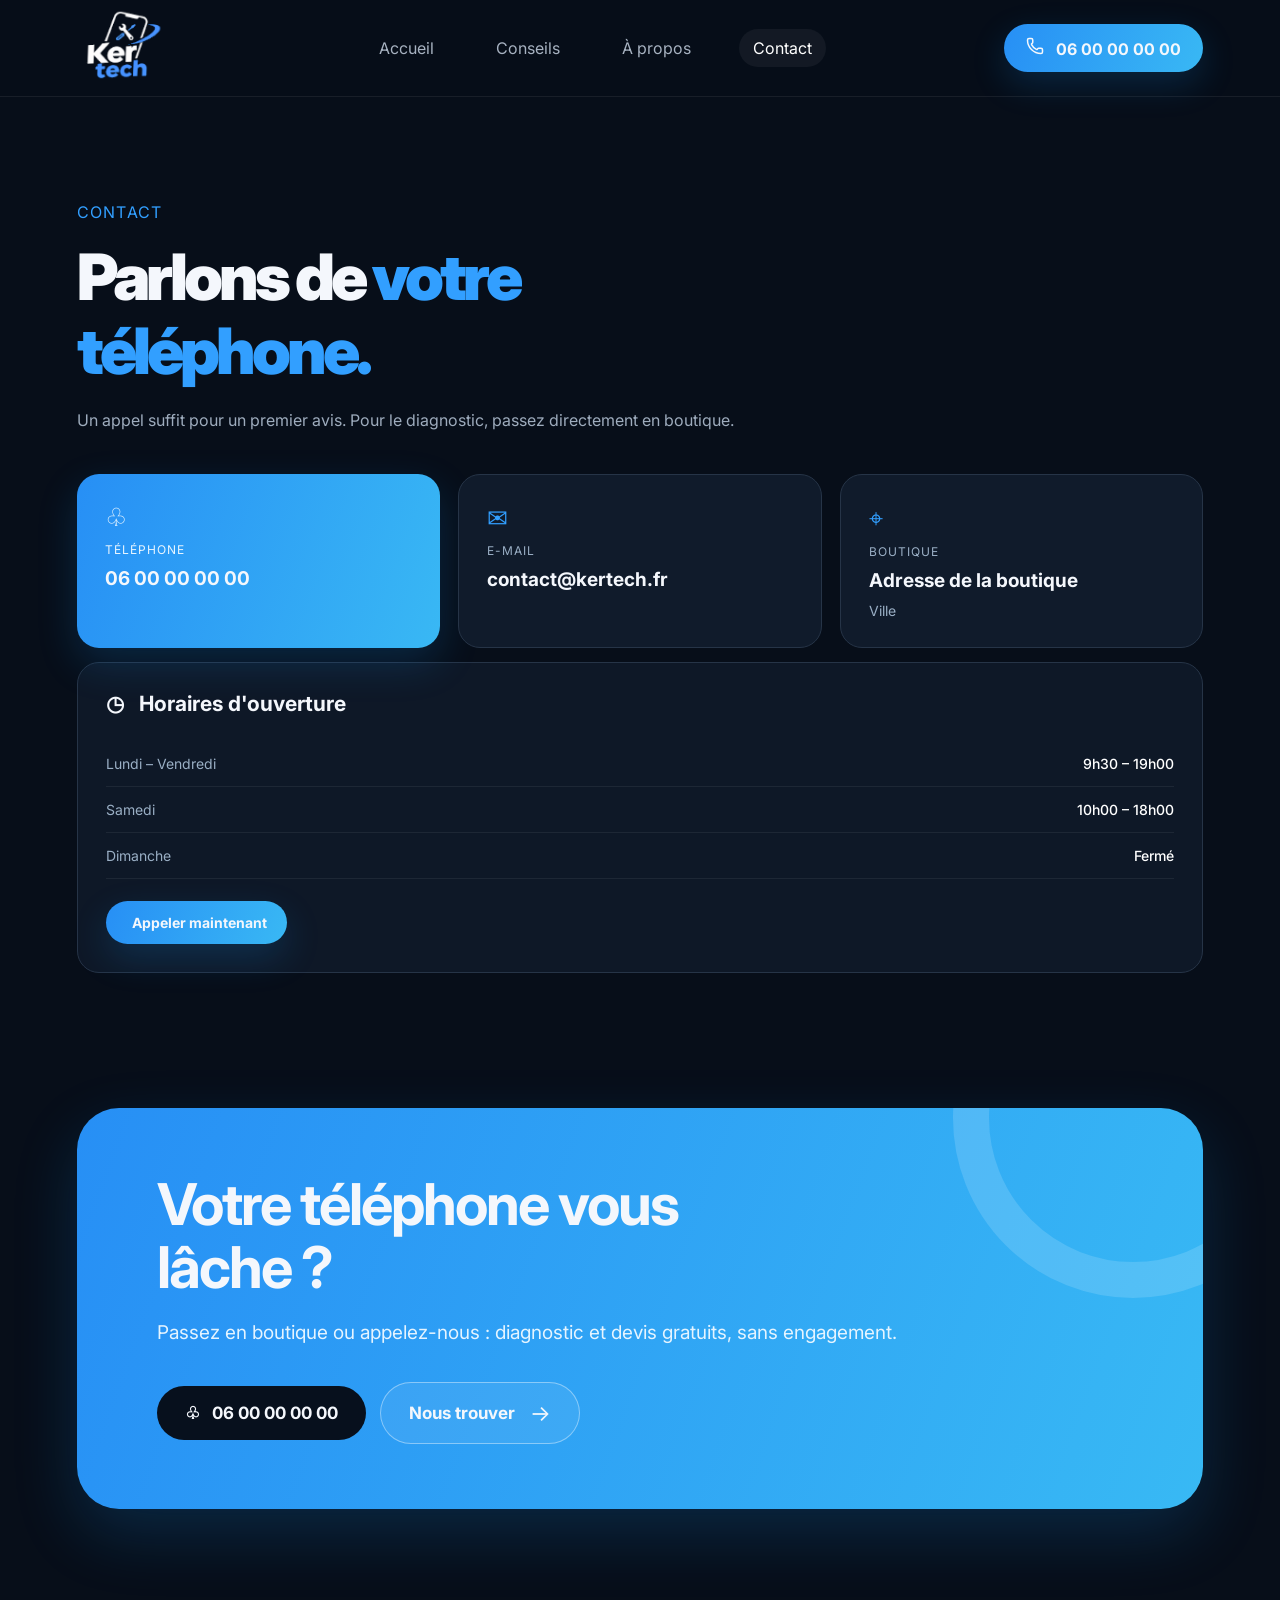
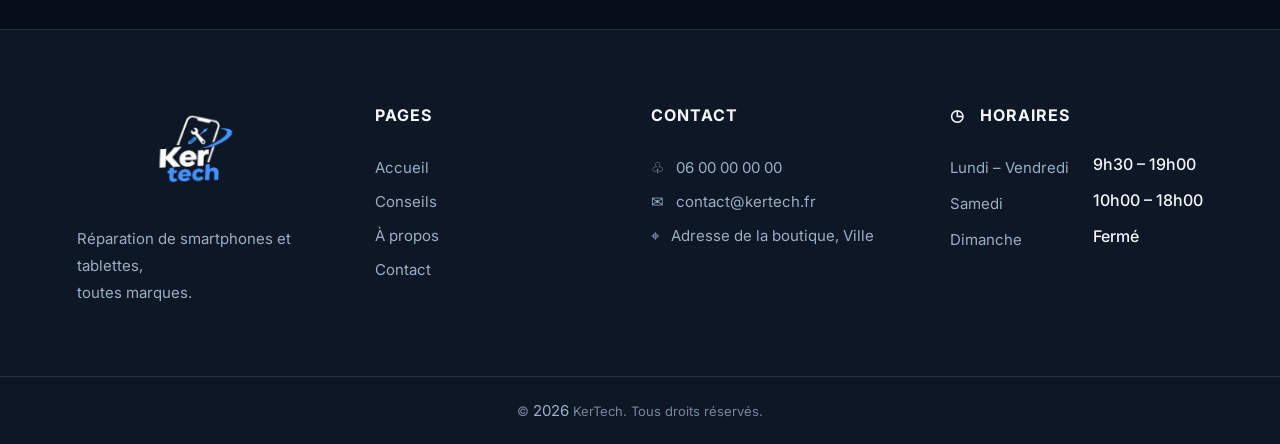
<file: contact.html>
<!doctype html>
<html lang="fr">
  <head>
    <meta charset="UTF-8" />
    <meta name="viewport" content="width=device-width, initial-scale=1" />
    <meta
      name="description"
      content="KerTech, réparation de smartphones et tablettes toutes marques. Diagnostic et devis gratuits."
    />
    <title>Contact | KerTech</title>
    <link rel="preconnect" href="https://fonts.googleapis.com" />
    <link rel="preconnect" href="https://fonts.gstatic.com" crossorigin />
    <link
      href="https://fonts.googleapis.com/css2?family=Inter:wght@400;500;600;700;800;900&display=swap"
      rel="stylesheet"
    />
    <link rel="stylesheet" href="css/style.css" />
  </head>
  <body>
    <header class="header">
      <div class="nav-wrap">
        <a class="logo" href="index.html"
          ><img src="assets/logo-kertech.png" alt="KerTech"
        /></a>
        <button
          class="menu-toggle"
          aria-label="Ouvrir le menu"
          aria-expanded="false"
        >
          <span></span><span></span><span></span>
        </button>
        <nav class="nav">
          <a class="" href="index.html">Accueil</a
          ><a class="" href="conseils.html">Conseils</a
          ><a class="" href="apropos.html">À propos</a
          ><a class="active" href="contact.html">Contact</a>
        </nav>
        <a class="phone" href="tel:0600000000">
          <svg
            xmlns="http://www.w3.org/2000/svg"
            width="18"
            height="18"
            viewBox="0 0 24 24"
            fill="none"
            stroke="currentColor"
            stroke-width="2"
            stroke-linecap="round"
            stroke-linejoin="round"
          >
            <path
              d="M13.832 16.568a1 1 0 0 0 1.213-.303l.355-.465A2 2 0 0 1 17 15h3a2 2 0 0 1 2 2v3a2 2 0 0 1-2 2A18 18 0 0 1 2 4a2 2 0 0 1 2-2h3a2 2 0 0 1 2 2v3a2 2 0 0 1-.8 1.6l-.468.351a1 1 0 0 0-.292 1.233 14 14 0 0 0 6.392 6.384"
            ></path>
          </svg>
          &nbsp; 06 00 00 00 00</a
        >
      </div>
    </header>
    <main>
      <section class="container contact-page">
        <label>CONTACT</label>
        <h1>
          Parlons de
          <span
            >votre<br />
            téléphone.</span
          >
        </h1>
        <p>
          Un appel suffit pour un premier avis. Pour le diagnostic, passez
          directement en boutique.
        </p>
        <div class="contact-cards">
          <a class="contact-card highlighted" href="tel:0600000000"
            ><i>♧</i><small>TÉLÉPHONE</small><strong>06 00 00 00 00</strong></a
          ><a class="contact-card" href="mailto:contact@kertech.fr"
            ><i>✉</i><small>E-MAIL</small><strong>contact@kertech.fr</strong></a
          >
          <div class="contact-card">
            <i>⌖</i><small>BOUTIQUE</small
            ><strong>Adresse de la boutique</strong><span>Ville</span>
          </div>
        </div>
        <div class="opening">
          <h2>◷ &nbsp; Horaires d'ouverture</h2>
          <div><span>Lundi – Vendredi</span><b>9h30 – 19h00</b></div>
          <div><span>Samedi</span><b>10h00 – 18h00</b></div>
          <div><span>Dimanche</span><b>Fermé</b></div>
          <a class="btn primary" href="tel:0600000000">
            &nbsp; Appeler maintenant</a
          >
        </div>
      </section>
      <section class="container cta">
        <div>
          <h2>Votre téléphone vous<br />lâche ?</h2>
          <p>
            Passez en boutique ou appelez-nous : diagnostic et devis gratuits,
            sans engagement.
          </p>
          <div class="actions">
            <a class="btn dark" href="tel:0600000000">♧ &nbsp; 06 00 00 00 00</a
            ><a class="btn ghost-light" href="contact.html"
              >Nous trouver <b>→</b></a
            >
          </div>
        </div>
        <div class="orbit"></div>
      </section>
    </main>
    <footer class="footer">
      <div class="container foot-grid">
        <div>
          <a class="logo foot-logo" href="index.html"
            ><img src="assets/logo-kertech.png" alt="KerTech"
          /></a>
          <p>Réparation de smartphones et tablettes,<br />toutes marques.</p>
        </div>
        <div>
          <h3>PAGES</h3>
          <a href="index.html">Accueil</a><a href="conseils.html">Conseils</a
          ><a href="apropos.html">À propos</a><a href="contact.html">Contact</a>
        </div>
        <div>
          <h3>CONTACT</h3>
          <a href="tel:0600000000">♧ &nbsp; 06 00 00 00 00</a
          ><a href="mailto:contact@kertech.fr">✉ &nbsp; contact@kertech.fr</a
          ><span>⌖ &nbsp; Adresse de la boutique, Ville</span>
        </div>
        <div>
          <h3>◷ &nbsp; HORAIRES</h3>
          <div class="hours">
            <span>Lundi – Vendredi</span><b>9h30 – 19h00</b><span>Samedi</span
            ><b>10h00 – 18h00</b><span>Dimanche</span><b>Fermé</b>
          </div>
        </div>
      </div>
      <div class="copyright">
        © <span id="year"></span> KerTech. Tous droits réservés.
      </div>
    </footer>
    <script src="js/script.js"></script>
  </body>
</html>
</file>
<file: css/style.css>
* {
  box-sizing: border-box;
}
html {
  scroll-behavior: smooth;
  scroll-padding-top: 100px;
}
body {
  margin: 0;
  background: #070e19;
  color: #f4f7fc;
  font-family: Inter, Arial, sans-serif;
}
a {
  color: inherit;
  text-decoration: none;
}
.container {
  width: min(88%, 1520px);
  margin: auto;
}
.header {
  height: 97px;
  position: sticky;
  top: 0;
  z-index: 30;
  background: rgba(7, 14, 25, 0.95);
  backdrop-filter: blur(18px);
  border-bottom: 1px solid #ffffff12;
}
.nav-wrap {
  width: min(88%, 1520px);
  height: 100%;
  margin: auto;
  display: flex;
  align-items: center;
  justify-content: space-between;
}
.logo {
  width: auto;
  height: 105px;
  display: flex;
  align-items: center;
  padding-top: 10px;
}
.logo img {
  width: 100%;
  height: 100%;
  object-fit: contain;
}
.nav {
  display: flex;
  align-items: center;
  gap: 34px;
  color: #a7b2c1;
  font-size: 16px;
}
.nav a {
  padding: 9px 14px;
  border-radius: 30px;
  transition: 0.2s;
}
.nav a:hover,
.nav a.active {
  color: #fff;
  background: #ffffff0d;
}
.phone {
  background: linear-gradient(110deg, #278ff5, #39b8f4);
  padding: 13px 22px;
  border-radius: 40px;
  font-weight: 700;
  box-shadow: 0 12px 35px #168ce533;
}
.menu-toggle {
  display: none;
  background: none;
  border: 0;
}
.hero {
  height: min(790px, calc(100vh - 97px));
  min-height: 650px;
  position: relative;
  display: flex;
  align-items: center;
  overflow: hidden;
}

.hero-bg {
  position: absolute;
  inset: 0;

  background-image: url("../assets/atelieracc.png");
  background-position: center;
  background-size: cover;
  background-repeat: no-repeat;
}

.hero-bg::after {
  content: "";
  position: absolute;
  inset: 0;

  background:
    linear-gradient(
      90deg,
      rgba(5, 12, 23, 0.98) 0%,
      rgba(5, 12, 23, 0.75) 35%,
      rgba(5, 12, 23, 0.2) 75%,
      transparent 100%
    ),
    linear-gradient(0deg, #070e19 0%, transparent 35%);
}
.hero-inner {
  position: relative;
  padding: 70px 0;
}
.eyebrow {
  display: inline-flex;
  align-items: center;
  gap: 10px;
  padding: 10px 20px;
  border: 1px solid #ffffff20;
  background: #ffffff0c;
  border-radius: 30px;
  color: #aab5c4;
  margin-bottom: 25px;
  font-size: 17px;
}
.eyebrow i {
  width: 10px;
  height: 10px;
  background: #329fff;
  border-radius: 50%;
}
h1 {
  font-size: clamp(54px, 6vw, 92px);
  line-height: 1.04;
  letter-spacing: -4px;
  margin: 0 0 30px;
  font-weight: 900;
}
h1 span {
  color: #329fff;
}
.hero-inner > p,
.page-intro > p,
.about-hero p,
.contact-page > p {
  max-width: 690px;
  font-size: 20px;
  line-height: 1.7;
  color: #9eacbd;
  margin: 0 0 46px;
}
.actions {
  display: flex;
  gap: 14px;
  align-items: center;
  flex-wrap: wrap;
}
.btn {
  display: inline-flex;
  align-items: center;
  gap: 15px;
  padding: 17px 28px;
  border-radius: 40px;
  font-weight: 700;
  font-size: 17px;
  transition: 0.2s;
}
.btn:hover {
  transform: translateY(-3px);
  filter: brightness(1.1);
}
.btn b {
  font-size: 22px;
  font-weight: 400;
}
.primary {
  background: linear-gradient(110deg, #278ff5, #39b8f4);
  box-shadow: 0 14px 36px #168ce533;
}
.glass,
.outline {
  background: #ffffff0b;
  border: 1px solid #ffffff20;
}
.trust {
  display: grid;
  grid-template-columns: repeat(3, 1fr);
  gap: 38px;
  padding: 45px 48px;
  margin-top: 55px;
  background: #0e1827;
  border: 1px solid #263447;
  border-radius: 34px;
}
.trust article {
  display: flex;
  gap: 20px;
}
.trust i {
  font-size: 30px;
  color: #329fff;
  font-style: normal;
}
.trust h3,
.repair-card h3,
.steps h3,
.values h3 {
  font-size: 20px;
  margin: 0 0 9px;
}
.trust p,
.repair-card p,
.steps p,
.values p {
  color: #9aafc5;
  line-height: 1.55;
  margin: 0;
  font-size: 16px;
}
.section {
  padding-top: 120px;
  padding-bottom: 80px;
}
.section-title {
  display: flex;
  justify-content: space-between;
  align-items: end;
  margin-bottom: 52px;
}
.section-title label,
.process label,
.page-intro label,
.about-hero label,
.contact-page label {
  color: #329fff;
  font-size: 16px;
  letter-spacing: 1.2px;
}
.section h2,
.process h2 {
  font-size: clamp(42px, 4vw, 62px);
  line-height: 1.08;
  letter-spacing: -2px;
  margin: 17px 0 0;
}
.repair-grid {
  display: grid;
  grid-template-columns: repeat(3, 1fr);
  gap: 24px;
}
.repair-card,
.values article {
  background: linear-gradient(145deg, #101b2b, #0b1421);
  border: 1px solid #263447;
  border-radius: 30px;
  padding: 32px;
  min-height: 250px;
  transition: 0.2s;
}
.repair-card:hover,
.values article:hover {
  transform: translateY(-5px);
  border-color: #329fff88;
}
.repair-card > i,
.values i {
  width: 58px;
  height: 58px;
  border-radius: 50%;
  display: grid;
  place-items: center;
  background: linear-gradient(135deg, #278ff5, #39b8f4);
  font-size: 26px;
  font-style: normal;
  margin-bottom: 28px;
}
.repair-card h3 {
  font-size: 22px;
  margin-bottom: 12px;
}
.brand-band {
  border-top: 1px solid #263142;
  border-bottom: 1px solid #263142;
  background: #0d1725;
  padding: 46px 0;
}
.brands {
  display: flex;
  justify-content: space-between;
  align-items: center;
  /* gap: 22px;*/
  flex-wrap: wrap;
  color: #9cabbc;
}
.brands span {
  font-size: 16px;
}
.brands b {
  font-size: 23px;
}
.process {
  display: grid;
  grid-template-columns: 0.9fr 1.3fr;
  gap: 65px;
  align-items: start;
}
.process p {
  color: #9aafc5;
  font-size: 18px;
  line-height: 1.7;
}
.wrench {
  font-size: 100px;
  color: #153b68;
  margin-top: 35px;
}
.steps {
  display: grid;
  grid-template-columns: 1fr 1fr;
  gap: 22px;
}
.steps article {
  background: #101b2b;
  border: 1px solid #263447;
  border-radius: 30px;
  padding: 32px;
  min-height: 220px;
}
.steps strong {
  display: block;
  color: #329fff;
  font-size: 44px;
  margin-bottom: 20px;
}
.steps h3 {
  font-size: 21px;
}
.cta {
  position: relative;
  overflow: hidden;
  margin-top: 65px;
  margin-bottom: 120px;
  padding: 65px 80px;
  border-radius: 42px;
  background: linear-gradient(110deg, #278ff5, #38b9f4);
  box-shadow: 0 25px 65px #168ce533;
}
.cta > div:first-child {
  position: relative;
  z-index: 1;
  max-width: 760px;
}
.cta h2 {
  font-size: clamp(42px, 4.5vw, 64px);
  line-height: 1.08;
  letter-spacing: -2px;
  margin: 0;
}
.cta p {
  font-size: 19px;
  line-height: 1.6;
  color: #e5f4ff;
  max-width: 740px;
  margin: 20px 0 34px;
}
.dark {
  background: #07101d;
}
.ghost-light {
  border: 1px solid #ffffff65;
  background: #ffffff12;
}
.orbit {
  position: absolute;
  width: 360px;
  height: 360px;
  border: 36px solid #ffffff25;
  border-radius: 50%;
  right: -110px;
  top: -170px;
}
.footer {
  border-top: 1px solid #263142;
  background: #0d1725;
  padding: 70px 0 0;
}
.foot-grid {
  display: grid;
  grid-template-columns: 1.1fr 1fr 1.1fr 1.1fr;
  gap: 45px;
  padding-bottom: 55px;
}
.foot-logo {
  margin-bottom: 20px;
}
.footer p,
.footer a,
.footer span {
  color: #9aafc5;
  font-size: 15px;
  line-height: 1.8;
}
.footer h3 {
  font-size: 16px;
  letter-spacing: 1px;
  margin: 5px 0 22px;
}
.foot-grid > div:not(:first-child) {
  display: flex;
  flex-direction: column;
  align-items: flex-start;
  gap: 7px;
}
.hours {
  width: 100%;
  display: grid;
  grid-template-columns: 1fr auto;
  gap: 9px;
}
.hours b {
  font-weight: 500;
  color: #f4f7fc;
}
.copyright {
  text-align: center;
  border-top: 1px solid #263142;
  padding: 20px;
  color: #77889d;
  font-size: 13px;
}
/* Pages internes */
.page-intro {
  padding-top: 105px;
  padding-bottom: 75px;
}
.page-intro h1,
.about-hero h1,
.contact-page h1 {
  font-size: clamp(48px, 5vw, 76px);
  margin: 18px 0 20px;
}
.page-intro > p {
  font-size: 17px;
  max-width: 650px;
  margin-bottom: 0;
}
.repair-page-grid {
  display: grid;
  grid-template-columns: 1fr 1fr;
  gap: 22px;
  padding-top: 50px;
  padding-bottom: 55px;
  border-top: 1px solid #1d2938;
}
.repair-row {
  display: flex;
  gap: 18px;
  background: linear-gradient(145deg, #101b2b, #0b1421);
  border: 1px solid #263447;
  border-radius: 24px;
  padding: 27px 24px;
}
.repair-row > i {
  flex: 0 0 44px;
  width: 44px;
  height: 44px;
  border-radius: 50%;
  display: grid;
  place-items: center;
  background: linear-gradient(135deg, #278ff5, #39b8f4);
  font-size: 22px;
  font-style: normal;
}
.repair-row h3 {
  font-size: 20px;
  margin: 2px 0 8px;
}
.repair-row p {
  color: #9aafc5;
  line-height: 1.55;
  font-size: 15px;
  margin: 0 0 13px;
}
.repair-row a {
  color: #329fff;
  font-size: 14px;
  font-weight: 600;
}
.included {
  background: #0e1827;
  border: 1px solid #263447;
  border-radius: 28px;
  padding: 32px;
  margin-bottom: 55px;
}
.included h2 {
  font-size: 22px;
  margin: 0 0 25px;
}
.included > div {
  display: grid;
  grid-template-columns: repeat(3, 1fr);
  gap: 18px;
  font-size: 15px;
}
.included span first-letter {
  color: #329fff;
}
.about-hero {
  padding-top: 110px;
  padding-bottom: 65px;
  display: grid;
  grid-template-columns: 1fr 1fr;
  gap: 70px;
  align-items: center;
}
.about-hero h1 {
  line-height: 1.13;
}
.about-hero p {
  font-size: 16px;
  margin: 0;
  max-width: 600px;
}
.about-hero img {
  width: 100%;
  height: 380px;
  object-fit: cover;
  border-radius: 26px;
  box-shadow: 0 20px 60px #168ce522;
}
.values {
  display: grid;
  grid-template-columns: repeat(3, 1fr);
  gap: 22px;
  padding-bottom: 60px;
}
.values article {
  min-height: 190px;
  padding: 25px;
}
.values i {
  width: auto;
  height: auto;
  background: none;
  color: #329fff;
  display: block;
  margin: 0 0 15px;
  font-size: 26px;
}
.values h3 {
  font-size: 18px;
}
.values p {
  font-size: 14px;
}
.contact-page {
  padding-top: 105px;
  padding-bottom: 70px;
}
.contact-page h1 {
  line-height: 1.15;
}
.contact-page > p {
  font-size: 16px;
  margin-bottom: 40px;
}
.contact-cards {
  display: grid;
  grid-template-columns: repeat(3, 1fr);
  gap: 18px;
}
.contact-card {
  background: #101b2b;
  border: 1px solid #263447;
  border-radius: 22px;
  padding: 28px;
  display: flex;
  flex-direction: column;
  gap: 10px;
  min-height: 150px;
}
.contact-card i {
  font-size: 25px;
  color: #329fff;
  font-style: normal;
}
.contact-card small {
  font-size: 12px;
  letter-spacing: 1px;
  color: #9aafc5;
}
.contact-card strong {
  font-size: 19px;
}
.contact-card span {
  color: #9aafc5;
  font-size: 14px;
}
.contact-card.highlighted {
  background: linear-gradient(110deg, #278ff5, #39b8f4);
  border: 0;
  box-shadow: 0 15px 40px #168ce533;
}
.contact-card.highlighted i,
.contact-card.highlighted small {
  color: #e8f5ff;
}
.opening {
  margin-top: 14px;
  background: #0e1827;
  border: 1px solid #263447;
  border-radius: 22px;
  padding: 28px;
}
.opening h2 {
  font-size: 21px;
  margin: 0 0 25px;
}
.opening > div {
  display: flex;
  justify-content: space-between;
  padding: 14px 0;
  border-bottom: 1px solid #ffffff10;
  color: #9aafc5;
  font-size: 14px;
}
.opening > div b {
  color: #fff;
  font-weight: 500;
}
.opening .btn {
  margin-top: 22px;
  font-size: 14px;
  padding: 13px 20px;
}

.marquee {
  width: 100%;
  overflow: hidden;
  padding: 30px 0;
}

.marquee-track {
  display: flex;
  width: max-content;
  animation: defilement 40s linear infinite;
  will-change: transform;
}

.marquee-group {
  display: flex;
  align-items: center;
  gap: 50px;
  padding-right: 50px;
  flex-shrink: 0;
  font-family: Anton, sans-serif;
  text-transform: uppercase;
}

.marquee-group span {
  color: white;
  font-size: 100px;
  font-weight: 400;
  letter-spacing: -0.01em;
  white-space: nowrap;
}

.home-work-gallery {
  display: grid;

  /* Deux colonnes */
  grid-template-columns: 1.4fr 1fr;

  /* Deux lignes identiques */
  grid-template-rows: repeat(2, 250px);

  gap: 15px;
}

/* Grande photo à gauche */
.home-work-main {
  grid-row: span 2;
}

/* Conteneur des photos */
.home-work-gallery figure {
  position: relative;
  margin: 0;
  overflow: hidden;
  border-radius: 15px;
}

/* Images */
.home-work-gallery img {
  width: 100%;
  height: 100%;
  object-fit: cover;
  display: block;
}

@keyframes defilement {
  from {
    transform: translateX(0);
  }

  to {
    transform: translateX(-25%);
  }
}

@media (max-width: 1400px) {
  .hero-inner > p {
    text-shadow: 2px 2px 8px #f4f7fc;
    background: #1510105c;
    border-radius: 22px;
    padding: 10px;
  }
}

@media (max-width: 900px) {
  .nav {
    gap: 10px;
  }
  .trust {
    gap: 20px;
    padding: 30px;
  }
  .repair-grid {
    grid-template-columns: repeat(2, 1fr);
  }
  .process {
    grid-template-columns: 1fr;
    gap: 30px;
  }
  .foot-grid {
    grid-template-columns: 1fr 1fr;
  }
  .about-hero {
    gap: 35px;
  }
  .brands b {
    font-size: 18px;
  }
}

@media (max-width: 650px) {
  .header {
    height: 78px;
  }
  .nav-wrap,
  .container {
    width: 90%;
  }
  .logo {
    width: 62px;
    height: 62px;
  }
  .menu-toggle {
    display: flex;
    flex-direction: column;
    gap: 5px;
    order: 3;
  }
  .menu-toggle span {
    width: 24px;
    height: 2px;
    background: #fff;
  }
  .nav {
    display: none;
    position: absolute;
    top: 77px;
    left: 0;
    right: 0;
    background: #0b1422;
    padding: 20px 5%;
    flex-direction: column;
    align-items: stretch;
    gap: 8px;
    border-bottom: 1px solid #263142;
  }
  .nav.open {
    display: flex;
  }
  .phone {
    margin-left: auto;
    margin-right: 15px;
    font-size: 12px;
    padding: 11px 13px;
  }
  .hero {
    height: auto;
    min-height: 660px;
  }
  .hero-bg {
    background-position: 60% center;
  }
  .hero-inner {
    padding: 70px 0;
  }
  .eyebrow {
    font-size: 13px;
  }
  h1 {
    font-size: 51px;
    letter-spacing: -2.5px;
  }
  .hero-inner > p {
    font-size: 16px;
    padding: 5px;
    background:
      linear-gradient(
        90deg,
        rgba(5, 12, 23, 0.98) 0%,
        rgba(5, 12, 23, 0.75) 35%,
        rgba(5, 12, 23, 0.2) 75%,
        transparent 100%
      ),
      linear-gradient(0deg, #070e19 0%, #070e19ab 0%);
  }
  .btn {
    font-size: 14px;
    padding: 14px 19px;
  }
  .trust {
    grid-template-columns: 1fr;
    padding: 26px;
    margin-top: 25px;
    border-radius: 24px;
  }
  .section {
    padding-top: 80px;
    padding-bottom: 55px;
  }
  .section-title {
    align-items: flex-start;
    gap: 18px;
    flex-direction: column;
  }
  .section h2,
  .process h2 {
    font-size: 40px;
  }
  .repair-grid,
  .steps,
  .repair-page-grid,
  .values,
  .contact-cards {
    grid-template-columns: 1fr;
  }
  .repair-card {
    min-height: 0;
  }
  .brands {
    justify-content: center;
  }
  .brands b {
    font-size: 17px;
  }
  .process {
    gap: 20px;
  }
  .wrench {
    font-size: 65px;
  }
  .cta {
    padding: 40px 26px;
    margin-top: 40px;
    margin-bottom: 75px;
    border-radius: 28px;
  }
  .cta p {
    font-size: 16px;
  }
  .foot-grid {
    grid-template-columns: 1fr;
    gap: 32px;
  }
  .page-intro {
    padding-top: 75px;
    padding-bottom: 50px;
  }
  .page-intro h1,
  .about-hero h1,
  .contact-page h1 {
    font-size: 48px;
  }
  .repair-page-grid {
    padding-top: 30px;
  }
  .included > div {
    grid-template-columns: 1fr 1fr;
    gap: 13px;
    font-size: 13px;
  }
  .about-hero {
    padding-top: 70px;
    grid-template-columns: 1fr;
    gap: 30px;
  }
  .about-hero img {
    height: 260px;
  }
  .contact-page {
    padding-top: 75px;
  }
  .contact-card {
    min-height: 130px;
  }
}
.svg-cle {
  color: #4893ff;
}

.svg-1 {
  color: #4893ff;
  width: 64px;
}
</file>
